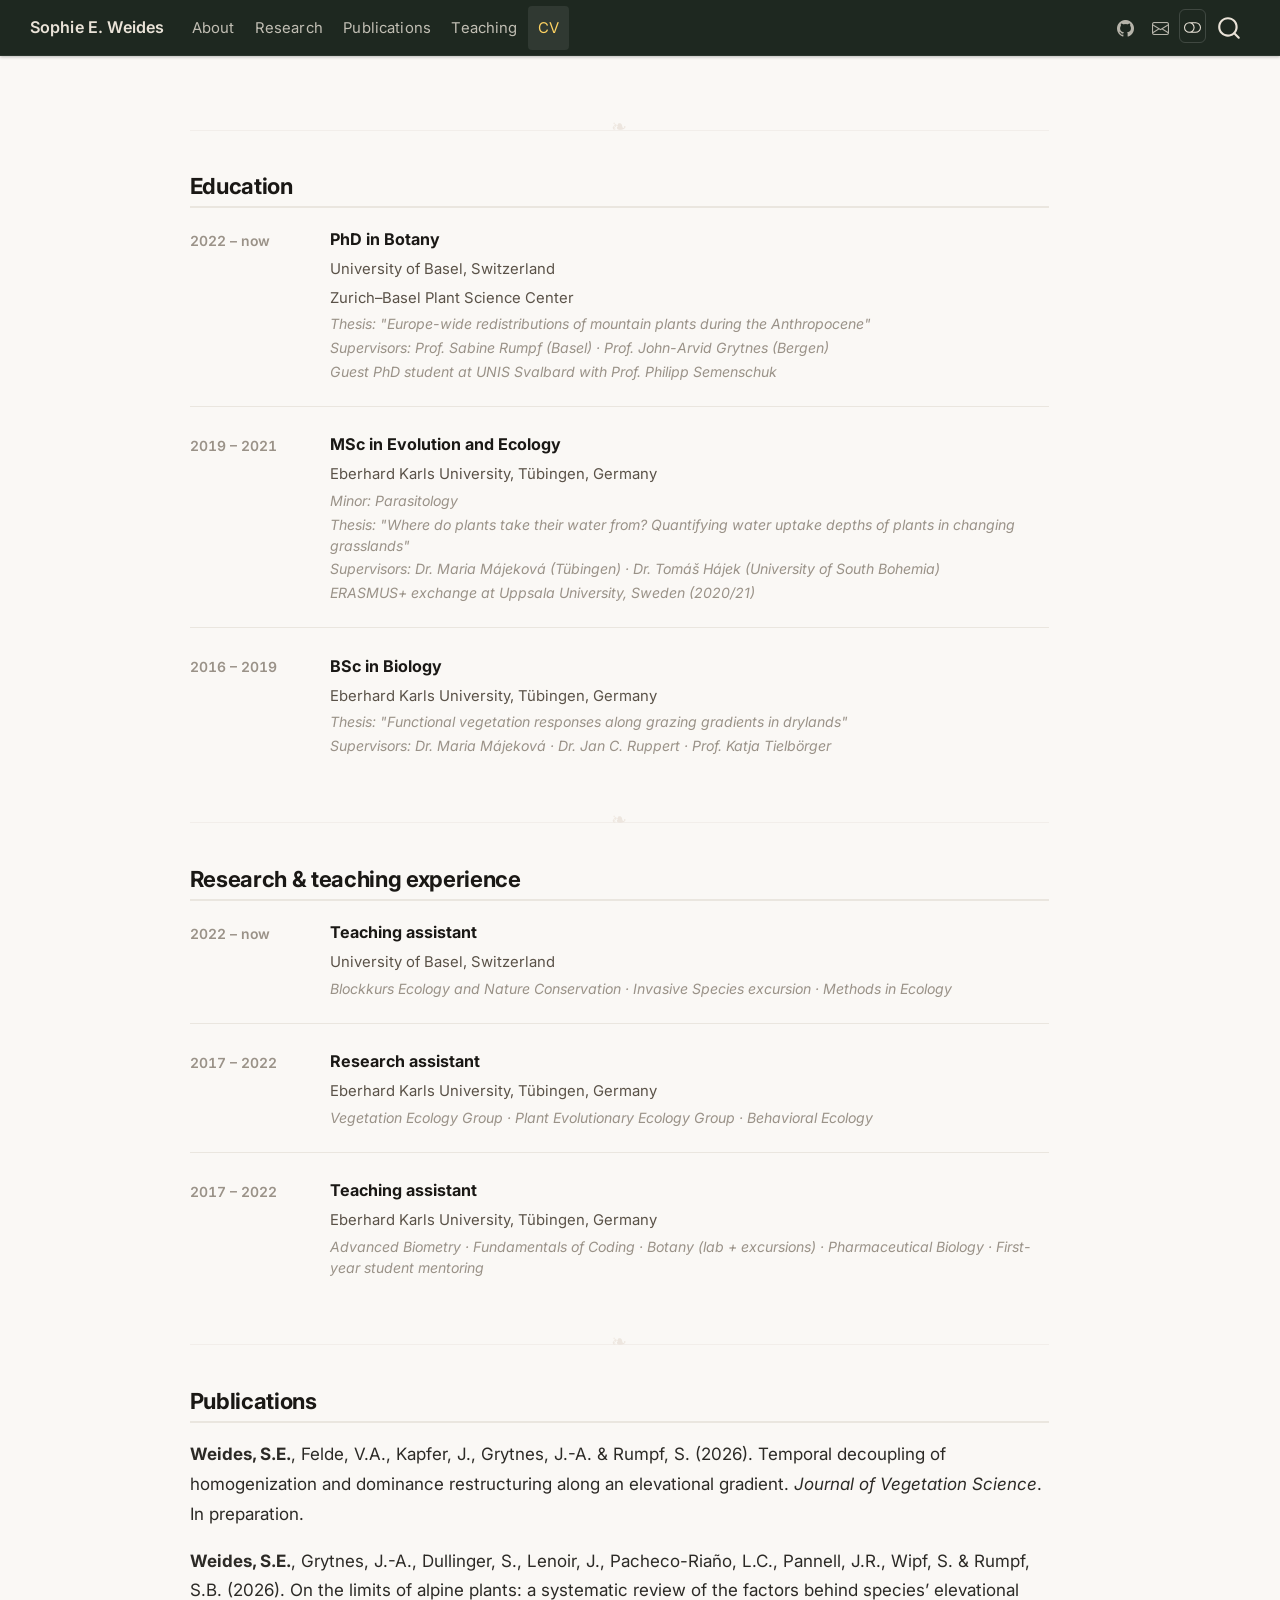
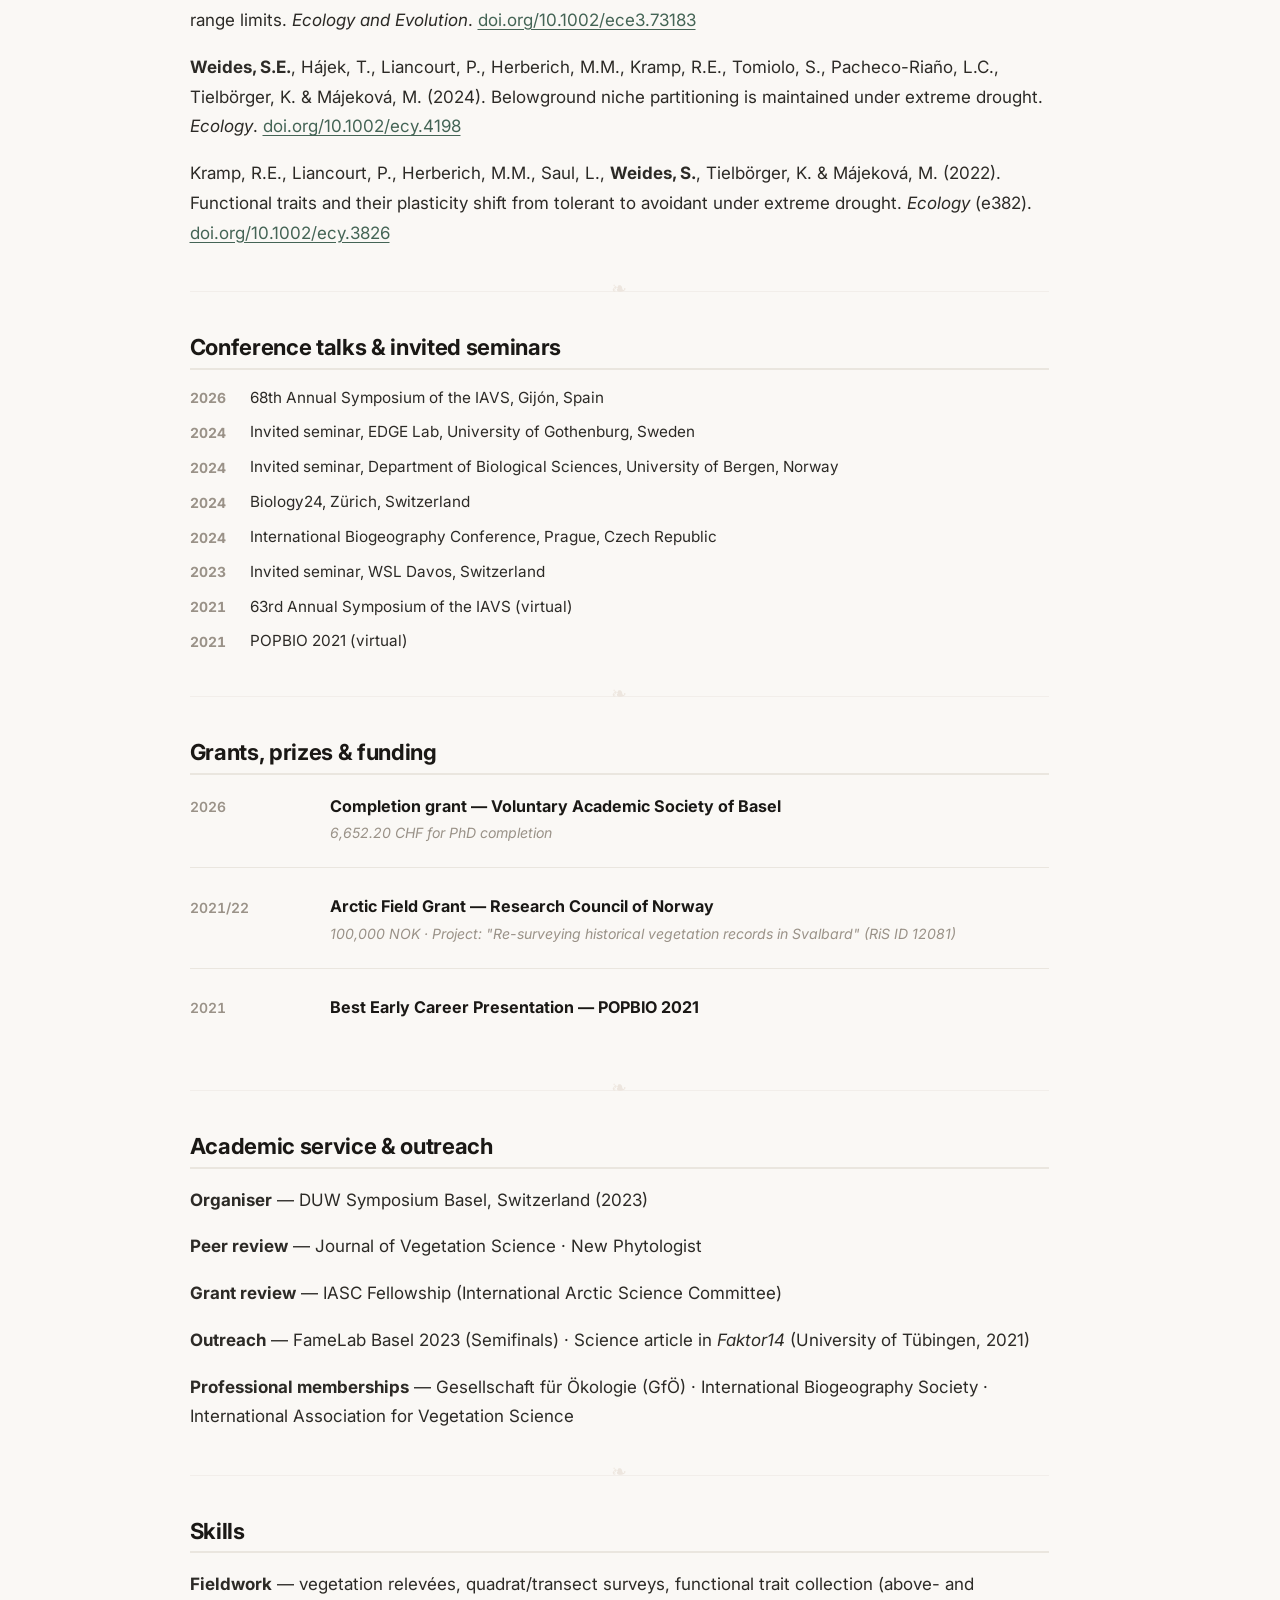
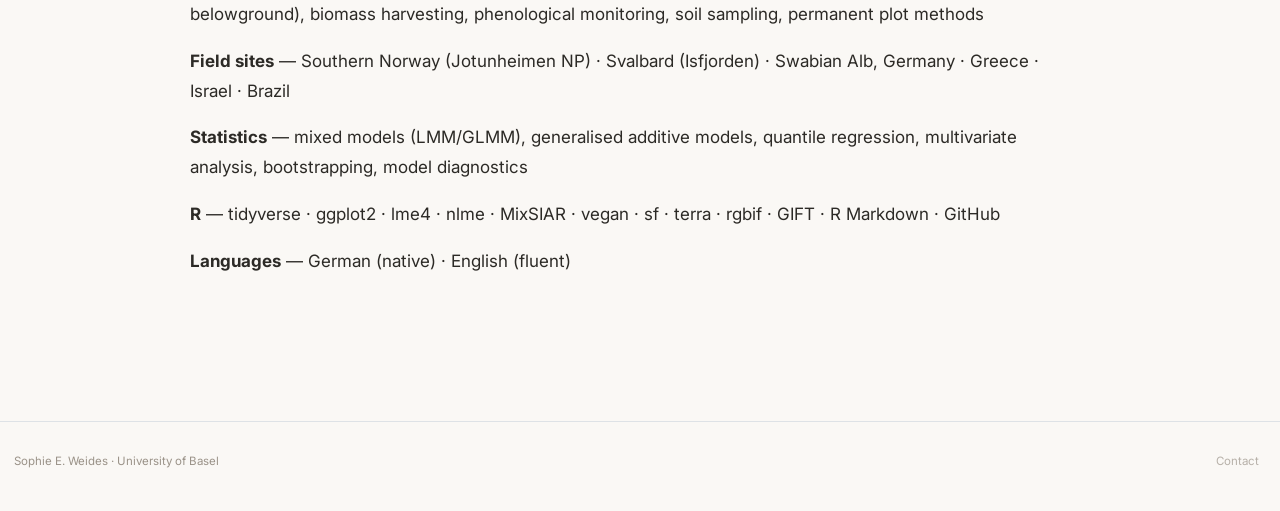
<file: docs/cv.html>
<!DOCTYPE html>
<html xmlns="http://www.w3.org/1999/xhtml" lang="en" xml:lang="en"><head>

<meta charset="utf-8">
<meta name="generator" content="quarto-1.4.551">

<meta name="viewport" content="width=device-width, initial-scale=1.0, user-scalable=yes">


<title>Sophie E. Weides - Curriculum Vitae</title>
<style>
code{white-space: pre-wrap;}
span.smallcaps{font-variant: small-caps;}
div.columns{display: flex; gap: min(4vw, 1.5em);}
div.column{flex: auto; overflow-x: auto;}
div.hanging-indent{margin-left: 1.5em; text-indent: -1.5em;}
ul.task-list{list-style: none;}
ul.task-list li input[type="checkbox"] {
  width: 0.8em;
  margin: 0 0.8em 0.2em -1em; /* quarto-specific, see https://github.com/quarto-dev/quarto-cli/issues/4556 */ 
  vertical-align: middle;
}
</style>


<script src="site_libs/quarto-nav/quarto-nav.js"></script>
<script src="site_libs/quarto-nav/headroom.min.js"></script>
<script src="site_libs/clipboard/clipboard.min.js"></script>
<script src="site_libs/quarto-search/autocomplete.umd.js"></script>
<script src="site_libs/quarto-search/fuse.min.js"></script>
<script src="site_libs/quarto-search/quarto-search.js"></script>
<meta name="quarto:offset" content="./">
<link href="./assets/favicon.png" rel="icon" type="image/png">
<script src="site_libs/quarto-html/quarto.js"></script>
<script src="site_libs/quarto-html/popper.min.js"></script>
<script src="site_libs/quarto-html/tippy.umd.min.js"></script>
<script src="site_libs/quarto-html/anchor.min.js"></script>
<link href="site_libs/quarto-html/tippy.css" rel="stylesheet">
<link href="site_libs/quarto-html/quarto-syntax-highlighting.css" rel="stylesheet" class="quarto-color-scheme" id="quarto-text-highlighting-styles">
<link href="site_libs/quarto-html/quarto-syntax-highlighting-dark.css" rel="prefetch" class="quarto-color-scheme quarto-color-alternate" id="quarto-text-highlighting-styles">
<script src="site_libs/bootstrap/bootstrap.min.js"></script>
<link href="site_libs/bootstrap/bootstrap-icons.css" rel="stylesheet">
<link href="site_libs/bootstrap/bootstrap.min.css" rel="stylesheet" class="quarto-color-scheme" id="quarto-bootstrap" data-mode="light">
<link href="site_libs/bootstrap/bootstrap-dark.min.css" rel="prefetch" class="quarto-color-scheme quarto-color-alternate" id="quarto-bootstrap" data-mode="dark">
<script id="quarto-search-options" type="application/json">{
  "location": "navbar",
  "copy-button": false,
  "collapse-after": 3,
  "panel-placement": "end",
  "type": "overlay",
  "limit": 50,
  "keyboard-shortcut": [
    "f",
    "/",
    "s"
  ],
  "show-item-context": false,
  "language": {
    "search-no-results-text": "No results",
    "search-matching-documents-text": "matching documents",
    "search-copy-link-title": "Copy link to search",
    "search-hide-matches-text": "Hide additional matches",
    "search-more-match-text": "more match in this document",
    "search-more-matches-text": "more matches in this document",
    "search-clear-button-title": "Clear",
    "search-text-placeholder": "",
    "search-detached-cancel-button-title": "Cancel",
    "search-submit-button-title": "Submit",
    "search-label": "Search"
  }
}</script>
<style>html{ scroll-behavior: smooth; }</style>


<link rel="stylesheet" href="styles/custom.css">
<meta property="og:title" content="Sophie E. Weides — Plant Ecologist">
<meta property="og:description" content="PhD researcher studying mountain plant redistributions during the Anthropocene at the University of Basel.">
<meta property="og:image" content="https://sweides.github.io/assets/og-image.png">
<meta property="og:site_name" content="Sophie E. Weides">
</head>

<body class="nav-fixed fullcontent">

<div id="quarto-search-results"></div>
  <header id="quarto-header" class="headroom fixed-top">
    <nav class="navbar navbar-expand-lg " data-bs-theme="dark">
      <div class="navbar-container container-fluid">
      <div class="navbar-brand-container mx-auto">
    <a class="navbar-brand" href="./index.html">
    <span class="navbar-title">Sophie E. Weides</span>
    </a>
  </div>
            <div id="quarto-search" class="" title="Search"></div>
          <button class="navbar-toggler" type="button" data-bs-toggle="collapse" data-bs-target="#navbarCollapse" aria-controls="navbarCollapse" aria-expanded="false" aria-label="Toggle navigation" onclick="if (window.quartoToggleHeadroom) { window.quartoToggleHeadroom(); }">
  <span class="navbar-toggler-icon"></span>
</button>
          <div class="collapse navbar-collapse" id="navbarCollapse">
            <ul class="navbar-nav navbar-nav-scroll me-auto">
  <li class="nav-item">
    <a class="nav-link" href="./index.html"> 
<span class="menu-text">About</span></a>
  </li>  
  <li class="nav-item">
    <a class="nav-link" href="./research.html"> 
<span class="menu-text">Research</span></a>
  </li>  
  <li class="nav-item">
    <a class="nav-link" href="./publications.html"> 
<span class="menu-text">Publications</span></a>
  </li>  
  <li class="nav-item">
    <a class="nav-link" href="./teaching.html"> 
<span class="menu-text">Teaching</span></a>
  </li>  
  <li class="nav-item">
    <a class="nav-link active" href="./cv.html" aria-current="page"> 
<span class="menu-text">CV</span></a>
  </li>  
</ul>
            <ul class="navbar-nav navbar-nav-scroll ms-auto">
  <li class="nav-item compact">
    <a class="nav-link" href="https://github.com/sweides"> <i class="bi bi-github" role="img" aria-label="GitHub">
</i> 
<span class="menu-text"></span></a>
  </li>  
  <li class="nav-item compact">
    <a class="nav-link" href="mailto:sophie.weides@gmail.com"> <i class="bi bi-envelope" role="img" aria-label="Email">
</i> 
<span class="menu-text"></span></a>
  </li>  
</ul>
          </div> <!-- /navcollapse -->
          <div class="quarto-navbar-tools">
  <a href="" class="quarto-color-scheme-toggle quarto-navigation-tool  px-1" onclick="window.quartoToggleColorScheme(); return false;" title="Toggle dark mode"><i class="bi"></i></a>
</div>
      </div> <!-- /container-fluid -->
    </nav>
</header>
<!-- content -->
<div id="quarto-content" class="quarto-container page-columns page-rows-contents page-layout-article page-navbar">
<!-- sidebar -->
<!-- margin-sidebar -->
    
<!-- main -->
<main class="content" id="quarto-document-content">

<header id="title-block-header" class="quarto-title-block default">
<div class="quarto-title">
<h1 class="title">Curriculum Vitae</h1>
</div>



<div class="quarto-title-meta">

    
  
    
  </div>
  


</header>


<!-- PDF download link — uncomment once you have a PDF version -->
<!-- [Download CV (PDF)](assets/weides_cv.pdf){.btn .btn-outline-secondary .btn-sm} -->
<hr>
<section id="education" class="level2">
<h2 class="anchored" data-anchor-id="education">Education</h2>
<div class="cv-section">
  <div class="cv-entry">
    <div class="cv-year">2022 – now</div>
    <div class="cv-details">
      <strong>PhD in Botany</strong>
      <div class="cv-inst">University of Basel, Switzerland</div>
      <div class="cv-inst">Zurich–Basel Plant Science Center</div>
      <div class="cv-note">Thesis: "Europe-wide redistributions of mountain plants during the Anthropocene"</div>
      <div class="cv-note">Supervisors: Prof. Sabine Rumpf (Basel) · Prof. John-Arvid Grytnes (Bergen)</div>
      <div class="cv-note">Guest PhD student at UNIS Svalbard with Prof. Philipp Semenschuk</div>
    </div>
  </div>

  <div class="cv-entry">
    <div class="cv-year">2019 – 2021</div>
    <div class="cv-details">
      <strong>MSc in Evolution and Ecology</strong>
      <div class="cv-inst">Eberhard Karls University, Tübingen, Germany</div>
      <div class="cv-note">Minor: Parasitology</div>
      <div class="cv-note">Thesis: "Where do plants take their water from? Quantifying water uptake depths of plants in changing grasslands"</div>
      <div class="cv-note">Supervisors: Dr. Maria Májeková (Tübingen) · Dr. Tomáš Hájek (University of South Bohemia)</div>
      <div class="cv-note">ERASMUS+ exchange at Uppsala University, Sweden (2020/21)</div>
    </div>
  </div>

  <div class="cv-entry">
    <div class="cv-year">2016 – 2019</div>
    <div class="cv-details">
      <strong>BSc in Biology</strong>
      <div class="cv-inst">Eberhard Karls University, Tübingen, Germany</div>
      <div class="cv-note">Thesis: "Functional vegetation responses along grazing gradients in drylands"</div>
      <div class="cv-note">Supervisors: Dr. Maria Májeková · Dr. Jan C. Ruppert · Prof. Katja Tielbörger</div>
    </div>
  </div>
</div>
<hr>
</section>
<section id="research-teaching-experience" class="level2">
<h2 class="anchored" data-anchor-id="research-teaching-experience">Research &amp; teaching experience</h2>
<div class="cv-section">
  <div class="cv-entry">
    <div class="cv-year">2022 – now</div>
    <div class="cv-details">
      <strong>Teaching assistant</strong>
      <div class="cv-inst">University of Basel, Switzerland</div>
      <div class="cv-note">Blockkurs Ecology and Nature Conservation · Invasive Species excursion · Methods in Ecology</div>
    </div>
  </div>

  <div class="cv-entry">
    <div class="cv-year">2017 – 2022</div>
    <div class="cv-details">
      <strong>Research assistant</strong>
      <div class="cv-inst">Eberhard Karls University, Tübingen, Germany</div>
      <div class="cv-note">Vegetation Ecology Group · Plant Evolutionary Ecology Group · Behavioral Ecology</div>
    </div>
  </div>

  <div class="cv-entry">
    <div class="cv-year">2017 – 2022</div>
    <div class="cv-details">
      <strong>Teaching assistant</strong>
      <div class="cv-inst">Eberhard Karls University, Tübingen, Germany</div>
      <div class="cv-note">Advanced Biometry · Fundamentals of Coding · Botany (lab + excursions) · Pharmaceutical Biology · First-year student mentoring</div>
    </div>
  </div>
</div>
<hr>
</section>
<section id="publications" class="level2">
<h2 class="anchored" data-anchor-id="publications">Publications</h2>
<p><strong>Weides, S.E.</strong>, Felde, V.A., Kapfer, J., Grytnes, J.-A. &amp; Rumpf, S. (2026). Temporal decoupling of homogenization and dominance restructuring along an elevational gradient. <em>Journal of Vegetation Science</em>. In preparation.</p>
<p><strong>Weides, S.E.</strong>, Grytnes, J.-A., Dullinger, S., Lenoir, J., Pacheco-Riaño, L.C., Pannell, J.R., Wipf, S. &amp; Rumpf, S.B. (2026). On the limits of alpine plants: a systematic review of the factors behind species’ elevational range limits. <em>Ecology and Evolution</em>. <a href="https://doi.org/10.1002/ece3.73183">doi.org/10.1002/ece3.73183</a></p>
<p><strong>Weides, S.E.</strong>, Hájek, T., Liancourt, P., Herberich, M.M., Kramp, R.E., Tomiolo, S., Pacheco-Riaño, L.C., Tielbörger, K. &amp; Májeková, M. (2024). Belowground niche partitioning is maintained under extreme drought. <em>Ecology</em>. <a href="https://doi.org/10.1002/ecy.4198">doi.org/10.1002/ecy.4198</a></p>
<p>Kramp, R.E., Liancourt, P., Herberich, M.M., Saul, L., <strong>Weides, S.</strong>, Tielbörger, K. &amp; Májeková, M. (2022). Functional traits and their plasticity shift from tolerant to avoidant under extreme drought. <em>Ecology</em> (e382). <a href="https://doi.org/10.1002/ecy.3826">doi.org/10.1002/ecy.3826</a></p>
<hr>
</section>
<section id="conference-talks-invited-seminars" class="level2">
<h2 class="anchored" data-anchor-id="conference-talks-invited-seminars">Conference talks &amp; invited seminars</h2>
<div class="cv-section">
  <div class="talk-entry"><span class="talk-year">2026</span><span>68th Annual Symposium of the IAVS, Gijón, Spain</span></div>
  <div class="talk-entry"><span class="talk-year">2024</span><span>Invited seminar, EDGE Lab, University of Gothenburg, Sweden</span></div>
  <div class="talk-entry"><span class="talk-year">2024</span><span>Invited seminar, Department of Biological Sciences, University of Bergen, Norway</span></div>
  <div class="talk-entry"><span class="talk-year">2024</span><span>Biology24, Zürich, Switzerland</span></div>
  <div class="talk-entry"><span class="talk-year">2024</span><span>International Biogeography Conference, Prague, Czech Republic</span></div>
  <div class="talk-entry"><span class="talk-year">2023</span><span>Invited seminar, WSL Davos, Switzerland</span></div>
  <div class="talk-entry"><span class="talk-year">2021</span><span>63rd Annual Symposium of the IAVS (virtual)</span></div>
  <div class="talk-entry"><span class="talk-year">2021</span><span>POPBIO 2021 (virtual)</span></div>
</div>
<hr>
</section>
<section id="grants-prizes-funding" class="level2">
<h2 class="anchored" data-anchor-id="grants-prizes-funding">Grants, prizes &amp; funding</h2>
<div class="cv-section">
  <div class="cv-entry">
    <div class="cv-year">2026</div>
    <div class="cv-details">
      <strong>Completion grant — Voluntary Academic Society of Basel</strong>
      <div class="cv-note">6,652.20 CHF for PhD completion</div>
    </div>
  </div>
  <div class="cv-entry">
    <div class="cv-year">2021/22</div>
    <div class="cv-details">
      <strong>Arctic Field Grant — Research Council of Norway</strong>
      <div class="cv-note">100,000 NOK · Project: "Re-surveying historical vegetation records in Svalbard" (RiS ID 12081)</div>
    </div>
  </div>
  <div class="cv-entry">
    <div class="cv-year">2021</div>
    <div class="cv-details">
      <strong>Best Early Career Presentation — POPBIO 2021</strong>
    </div>
  </div>
</div>
<hr>
</section>
<section id="academic-service-outreach" class="level2">
<h2 class="anchored" data-anchor-id="academic-service-outreach">Academic service &amp; outreach</h2>
<p><strong>Organiser</strong> — DUW Symposium Basel, Switzerland (2023)</p>
<p><strong>Peer review</strong> — Journal of Vegetation Science · New Phytologist</p>
<p><strong>Grant review</strong> — IASC Fellowship (International Arctic Science Committee)</p>
<p><strong>Outreach</strong> — FameLab Basel 2023 (Semifinals) · Science article in <em>Faktor14</em> (University of Tübingen, 2021)</p>
<p><strong>Professional memberships</strong> — Gesellschaft für Ökologie (GfÖ) · International Biogeography Society · International Association for Vegetation Science</p>
<hr>
</section>
<section id="skills" class="level2">
<h2 class="anchored" data-anchor-id="skills">Skills</h2>
<p><strong>Fieldwork</strong> — vegetation relevées, quadrat/transect surveys, functional trait collection (above- and belowground), biomass harvesting, phenological monitoring, soil sampling, permanent plot methods</p>
<p><strong>Field sites</strong> — Southern Norway (Jotunheimen NP) · Svalbard (Isfjorden) · Swabian Alb, Germany · Greece · Israel · Brazil</p>
<p><strong>Statistics</strong> — mixed models (LMM/GLMM), generalised additive models, quantile regression, multivariate analysis, bootstrapping, model diagnostics</p>
<p><strong>R</strong> — tidyverse · ggplot2 · lme4 · nlme · MixSIAR · vegan · sf · terra · rgbif · GIFT · R Markdown · GitHub</p>
<p><strong>Languages</strong> — German (native) · English (fluent)</p>


</section>

</main> <!-- /main -->
<script id="quarto-html-after-body" type="application/javascript">
window.document.addEventListener("DOMContentLoaded", function (event) {
  const toggleBodyColorMode = (bsSheetEl) => {
    const mode = bsSheetEl.getAttribute("data-mode");
    const bodyEl = window.document.querySelector("body");
    if (mode === "dark") {
      bodyEl.classList.add("quarto-dark");
      bodyEl.classList.remove("quarto-light");
    } else {
      bodyEl.classList.add("quarto-light");
      bodyEl.classList.remove("quarto-dark");
    }
  }
  const toggleBodyColorPrimary = () => {
    const bsSheetEl = window.document.querySelector("link#quarto-bootstrap");
    if (bsSheetEl) {
      toggleBodyColorMode(bsSheetEl);
    }
  }
  toggleBodyColorPrimary();  
  const disableStylesheet = (stylesheets) => {
    for (let i=0; i < stylesheets.length; i++) {
      const stylesheet = stylesheets[i];
      stylesheet.rel = 'prefetch';
    }
  }
  const enableStylesheet = (stylesheets) => {
    for (let i=0; i < stylesheets.length; i++) {
      const stylesheet = stylesheets[i];
      stylesheet.rel = 'stylesheet';
    }
  }
  const manageTransitions = (selector, allowTransitions) => {
    const els = window.document.querySelectorAll(selector);
    for (let i=0; i < els.length; i++) {
      const el = els[i];
      if (allowTransitions) {
        el.classList.remove('notransition');
      } else {
        el.classList.add('notransition');
      }
    }
  }
  const toggleGiscusIfUsed = (isAlternate, darkModeDefault) => {
    const baseTheme = document.querySelector('#giscus-base-theme')?.value ?? 'light';
    const alternateTheme = document.querySelector('#giscus-alt-theme')?.value ?? 'dark';
    let newTheme = '';
    if(darkModeDefault) {
      newTheme = isAlternate ? baseTheme : alternateTheme;
    } else {
      newTheme = isAlternate ? alternateTheme : baseTheme;
    }
    const changeGiscusTheme = () => {
      // From: https://github.com/giscus/giscus/issues/336
      const sendMessage = (message) => {
        const iframe = document.querySelector('iframe.giscus-frame');
        if (!iframe) return;
        iframe.contentWindow.postMessage({ giscus: message }, 'https://giscus.app');
      }
      sendMessage({
        setConfig: {
          theme: newTheme
        }
      });
    }
    const isGiscussLoaded = window.document.querySelector('iframe.giscus-frame') !== null;
    if (isGiscussLoaded) {
      changeGiscusTheme();
    }
  }
  const toggleColorMode = (alternate) => {
    // Switch the stylesheets
    const alternateStylesheets = window.document.querySelectorAll('link.quarto-color-scheme.quarto-color-alternate');
    manageTransitions('#quarto-margin-sidebar .nav-link', false);
    if (alternate) {
      enableStylesheet(alternateStylesheets);
      for (const sheetNode of alternateStylesheets) {
        if (sheetNode.id === "quarto-bootstrap") {
          toggleBodyColorMode(sheetNode);
        }
      }
    } else {
      disableStylesheet(alternateStylesheets);
      toggleBodyColorPrimary();
    }
    manageTransitions('#quarto-margin-sidebar .nav-link', true);
    // Switch the toggles
    const toggles = window.document.querySelectorAll('.quarto-color-scheme-toggle');
    for (let i=0; i < toggles.length; i++) {
      const toggle = toggles[i];
      if (toggle) {
        if (alternate) {
          toggle.classList.add("alternate");     
        } else {
          toggle.classList.remove("alternate");
        }
      }
    }
    // Hack to workaround the fact that safari doesn't
    // properly recolor the scrollbar when toggling (#1455)
    if (navigator.userAgent.indexOf('Safari') > 0 && navigator.userAgent.indexOf('Chrome') == -1) {
      manageTransitions("body", false);
      window.scrollTo(0, 1);
      setTimeout(() => {
        window.scrollTo(0, 0);
        manageTransitions("body", true);
      }, 40);  
    }
  }
  const isFileUrl = () => { 
    return window.location.protocol === 'file:';
  }
  const hasAlternateSentinel = () => {  
    let styleSentinel = getColorSchemeSentinel();
    if (styleSentinel !== null) {
      return styleSentinel === "alternate";
    } else {
      return false;
    }
  }
  const setStyleSentinel = (alternate) => {
    const value = alternate ? "alternate" : "default";
    if (!isFileUrl()) {
      window.localStorage.setItem("quarto-color-scheme", value);
    } else {
      localAlternateSentinel = value;
    }
  }
  const getColorSchemeSentinel = () => {
    if (!isFileUrl()) {
      const storageValue = window.localStorage.getItem("quarto-color-scheme");
      return storageValue != null ? storageValue : localAlternateSentinel;
    } else {
      return localAlternateSentinel;
    }
  }
  const darkModeDefault = false;
  let localAlternateSentinel = darkModeDefault ? 'alternate' : 'default';
  // Dark / light mode switch
  window.quartoToggleColorScheme = () => {
    // Read the current dark / light value 
    let toAlternate = !hasAlternateSentinel();
    toggleColorMode(toAlternate);
    setStyleSentinel(toAlternate);
    toggleGiscusIfUsed(toAlternate, darkModeDefault);
  };
  // Ensure there is a toggle, if there isn't float one in the top right
  if (window.document.querySelector('.quarto-color-scheme-toggle') === null) {
    const a = window.document.createElement('a');
    a.classList.add('top-right');
    a.classList.add('quarto-color-scheme-toggle');
    a.href = "";
    a.onclick = function() { try { window.quartoToggleColorScheme(); } catch {} return false; };
    const i = window.document.createElement("i");
    i.classList.add('bi');
    a.appendChild(i);
    window.document.body.appendChild(a);
  }
  // Switch to dark mode if need be
  if (hasAlternateSentinel()) {
    toggleColorMode(true);
  } else {
    toggleColorMode(false);
  }
  const icon = "";
  const anchorJS = new window.AnchorJS();
  anchorJS.options = {
    placement: 'right',
    icon: icon
  };
  anchorJS.add('.anchored');
  const isCodeAnnotation = (el) => {
    for (const clz of el.classList) {
      if (clz.startsWith('code-annotation-')) {                     
        return true;
      }
    }
    return false;
  }
  const clipboard = new window.ClipboardJS('.code-copy-button', {
    text: function(trigger) {
      const codeEl = trigger.previousElementSibling.cloneNode(true);
      for (const childEl of codeEl.children) {
        if (isCodeAnnotation(childEl)) {
          childEl.remove();
        }
      }
      return codeEl.innerText;
    }
  });
  clipboard.on('success', function(e) {
    // button target
    const button = e.trigger;
    // don't keep focus
    button.blur();
    // flash "checked"
    button.classList.add('code-copy-button-checked');
    var currentTitle = button.getAttribute("title");
    button.setAttribute("title", "Copied!");
    let tooltip;
    if (window.bootstrap) {
      button.setAttribute("data-bs-toggle", "tooltip");
      button.setAttribute("data-bs-placement", "left");
      button.setAttribute("data-bs-title", "Copied!");
      tooltip = new bootstrap.Tooltip(button, 
        { trigger: "manual", 
          customClass: "code-copy-button-tooltip",
          offset: [0, -8]});
      tooltip.show();    
    }
    setTimeout(function() {
      if (tooltip) {
        tooltip.hide();
        button.removeAttribute("data-bs-title");
        button.removeAttribute("data-bs-toggle");
        button.removeAttribute("data-bs-placement");
      }
      button.setAttribute("title", currentTitle);
      button.classList.remove('code-copy-button-checked');
    }, 1000);
    // clear code selection
    e.clearSelection();
  });
    var localhostRegex = new RegExp(/^(?:http|https):\/\/localhost\:?[0-9]*\//);
    var mailtoRegex = new RegExp(/^mailto:/);
      var filterRegex = new RegExp("https:\/\/sweides\.github\.io");
    var isInternal = (href) => {
        return filterRegex.test(href) || localhostRegex.test(href) || mailtoRegex.test(href);
    }
    // Inspect non-navigation links and adorn them if external
 	var links = window.document.querySelectorAll('a[href]:not(.nav-link):not(.navbar-brand):not(.toc-action):not(.sidebar-link):not(.sidebar-item-toggle):not(.pagination-link):not(.no-external):not([aria-hidden]):not(.dropdown-item):not(.quarto-navigation-tool)');
    for (var i=0; i<links.length; i++) {
      const link = links[i];
      if (!isInternal(link.href)) {
        // undo the damage that might have been done by quarto-nav.js in the case of
        // links that we want to consider external
        if (link.dataset.originalHref !== undefined) {
          link.href = link.dataset.originalHref;
        }
          // target, if specified
          link.setAttribute("target", "_blank");
          if (link.getAttribute("rel") === null) {
            link.setAttribute("rel", "noopener");
          }
      }
    }
  function tippyHover(el, contentFn, onTriggerFn, onUntriggerFn) {
    const config = {
      allowHTML: true,
      maxWidth: 500,
      delay: 100,
      arrow: false,
      appendTo: function(el) {
          return el.parentElement;
      },
      interactive: true,
      interactiveBorder: 10,
      theme: 'quarto',
      placement: 'bottom-start',
    };
    if (contentFn) {
      config.content = contentFn;
    }
    if (onTriggerFn) {
      config.onTrigger = onTriggerFn;
    }
    if (onUntriggerFn) {
      config.onUntrigger = onUntriggerFn;
    }
    window.tippy(el, config); 
  }
  const noterefs = window.document.querySelectorAll('a[role="doc-noteref"]');
  for (var i=0; i<noterefs.length; i++) {
    const ref = noterefs[i];
    tippyHover(ref, function() {
      // use id or data attribute instead here
      let href = ref.getAttribute('data-footnote-href') || ref.getAttribute('href');
      try { href = new URL(href).hash; } catch {}
      const id = href.replace(/^#\/?/, "");
      const note = window.document.getElementById(id);
      if (note) {
        return note.innerHTML;
      } else {
        return "";
      }
    });
  }
  const xrefs = window.document.querySelectorAll('a.quarto-xref');
  const processXRef = (id, note) => {
    // Strip column container classes
    const stripColumnClz = (el) => {
      el.classList.remove("page-full", "page-columns");
      if (el.children) {
        for (const child of el.children) {
          stripColumnClz(child);
        }
      }
    }
    stripColumnClz(note)
    if (id === null || id.startsWith('sec-')) {
      // Special case sections, only their first couple elements
      const container = document.createElement("div");
      if (note.children && note.children.length > 2) {
        container.appendChild(note.children[0].cloneNode(true));
        for (let i = 1; i < note.children.length; i++) {
          const child = note.children[i];
          if (child.tagName === "P" && child.innerText === "") {
            continue;
          } else {
            container.appendChild(child.cloneNode(true));
            break;
          }
        }
        if (window.Quarto?.typesetMath) {
          window.Quarto.typesetMath(container);
        }
        return container.innerHTML
      } else {
        if (window.Quarto?.typesetMath) {
          window.Quarto.typesetMath(note);
        }
        return note.innerHTML;
      }
    } else {
      // Remove any anchor links if they are present
      const anchorLink = note.querySelector('a.anchorjs-link');
      if (anchorLink) {
        anchorLink.remove();
      }
      if (window.Quarto?.typesetMath) {
        window.Quarto.typesetMath(note);
      }
      // TODO in 1.5, we should make sure this works without a callout special case
      if (note.classList.contains("callout")) {
        return note.outerHTML;
      } else {
        return note.innerHTML;
      }
    }
  }
  for (var i=0; i<xrefs.length; i++) {
    const xref = xrefs[i];
    tippyHover(xref, undefined, function(instance) {
      instance.disable();
      let url = xref.getAttribute('href');
      let hash = undefined; 
      if (url.startsWith('#')) {
        hash = url;
      } else {
        try { hash = new URL(url).hash; } catch {}
      }
      if (hash) {
        const id = hash.replace(/^#\/?/, "");
        const note = window.document.getElementById(id);
        if (note !== null) {
          try {
            const html = processXRef(id, note.cloneNode(true));
            instance.setContent(html);
          } finally {
            instance.enable();
            instance.show();
          }
        } else {
          // See if we can fetch this
          fetch(url.split('#')[0])
          .then(res => res.text())
          .then(html => {
            const parser = new DOMParser();
            const htmlDoc = parser.parseFromString(html, "text/html");
            const note = htmlDoc.getElementById(id);
            if (note !== null) {
              const html = processXRef(id, note);
              instance.setContent(html);
            } 
          }).finally(() => {
            instance.enable();
            instance.show();
          });
        }
      } else {
        // See if we can fetch a full url (with no hash to target)
        // This is a special case and we should probably do some content thinning / targeting
        fetch(url)
        .then(res => res.text())
        .then(html => {
          const parser = new DOMParser();
          const htmlDoc = parser.parseFromString(html, "text/html");
          const note = htmlDoc.querySelector('main.content');
          if (note !== null) {
            // This should only happen for chapter cross references
            // (since there is no id in the URL)
            // remove the first header
            if (note.children.length > 0 && note.children[0].tagName === "HEADER") {
              note.children[0].remove();
            }
            const html = processXRef(null, note);
            instance.setContent(html);
          } 
        }).finally(() => {
          instance.enable();
          instance.show();
        });
      }
    }, function(instance) {
    });
  }
      let selectedAnnoteEl;
      const selectorForAnnotation = ( cell, annotation) => {
        let cellAttr = 'data-code-cell="' + cell + '"';
        let lineAttr = 'data-code-annotation="' +  annotation + '"';
        const selector = 'span[' + cellAttr + '][' + lineAttr + ']';
        return selector;
      }
      const selectCodeLines = (annoteEl) => {
        const doc = window.document;
        const targetCell = annoteEl.getAttribute("data-target-cell");
        const targetAnnotation = annoteEl.getAttribute("data-target-annotation");
        const annoteSpan = window.document.querySelector(selectorForAnnotation(targetCell, targetAnnotation));
        const lines = annoteSpan.getAttribute("data-code-lines").split(",");
        const lineIds = lines.map((line) => {
          return targetCell + "-" + line;
        })
        let top = null;
        let height = null;
        let parent = null;
        if (lineIds.length > 0) {
            //compute the position of the single el (top and bottom and make a div)
            const el = window.document.getElementById(lineIds[0]);
            top = el.offsetTop;
            height = el.offsetHeight;
            parent = el.parentElement.parentElement;
          if (lineIds.length > 1) {
            const lastEl = window.document.getElementById(lineIds[lineIds.length - 1]);
            const bottom = lastEl.offsetTop + lastEl.offsetHeight;
            height = bottom - top;
          }
          if (top !== null && height !== null && parent !== null) {
            // cook up a div (if necessary) and position it 
            let div = window.document.getElementById("code-annotation-line-highlight");
            if (div === null) {
              div = window.document.createElement("div");
              div.setAttribute("id", "code-annotation-line-highlight");
              div.style.position = 'absolute';
              parent.appendChild(div);
            }
            div.style.top = top - 2 + "px";
            div.style.height = height + 4 + "px";
            div.style.left = 0;
            let gutterDiv = window.document.getElementById("code-annotation-line-highlight-gutter");
            if (gutterDiv === null) {
              gutterDiv = window.document.createElement("div");
              gutterDiv.setAttribute("id", "code-annotation-line-highlight-gutter");
              gutterDiv.style.position = 'absolute';
              const codeCell = window.document.getElementById(targetCell);
              const gutter = codeCell.querySelector('.code-annotation-gutter');
              gutter.appendChild(gutterDiv);
            }
            gutterDiv.style.top = top - 2 + "px";
            gutterDiv.style.height = height + 4 + "px";
          }
          selectedAnnoteEl = annoteEl;
        }
      };
      const unselectCodeLines = () => {
        const elementsIds = ["code-annotation-line-highlight", "code-annotation-line-highlight-gutter"];
        elementsIds.forEach((elId) => {
          const div = window.document.getElementById(elId);
          if (div) {
            div.remove();
          }
        });
        selectedAnnoteEl = undefined;
      };
        // Handle positioning of the toggle
    window.addEventListener(
      "resize",
      throttle(() => {
        elRect = undefined;
        if (selectedAnnoteEl) {
          selectCodeLines(selectedAnnoteEl);
        }
      }, 10)
    );
    function throttle(fn, ms) {
    let throttle = false;
    let timer;
      return (...args) => {
        if(!throttle) { // first call gets through
            fn.apply(this, args);
            throttle = true;
        } else { // all the others get throttled
            if(timer) clearTimeout(timer); // cancel #2
            timer = setTimeout(() => {
              fn.apply(this, args);
              timer = throttle = false;
            }, ms);
        }
      };
    }
      // Attach click handler to the DT
      const annoteDls = window.document.querySelectorAll('dt[data-target-cell]');
      for (const annoteDlNode of annoteDls) {
        annoteDlNode.addEventListener('click', (event) => {
          const clickedEl = event.target;
          if (clickedEl !== selectedAnnoteEl) {
            unselectCodeLines();
            const activeEl = window.document.querySelector('dt[data-target-cell].code-annotation-active');
            if (activeEl) {
              activeEl.classList.remove('code-annotation-active');
            }
            selectCodeLines(clickedEl);
            clickedEl.classList.add('code-annotation-active');
          } else {
            // Unselect the line
            unselectCodeLines();
            clickedEl.classList.remove('code-annotation-active');
          }
        });
      }
  const findCites = (el) => {
    const parentEl = el.parentElement;
    if (parentEl) {
      const cites = parentEl.dataset.cites;
      if (cites) {
        return {
          el,
          cites: cites.split(' ')
        };
      } else {
        return findCites(el.parentElement)
      }
    } else {
      return undefined;
    }
  };
  var bibliorefs = window.document.querySelectorAll('a[role="doc-biblioref"]');
  for (var i=0; i<bibliorefs.length; i++) {
    const ref = bibliorefs[i];
    const citeInfo = findCites(ref);
    if (citeInfo) {
      tippyHover(citeInfo.el, function() {
        var popup = window.document.createElement('div');
        citeInfo.cites.forEach(function(cite) {
          var citeDiv = window.document.createElement('div');
          citeDiv.classList.add('hanging-indent');
          citeDiv.classList.add('csl-entry');
          var biblioDiv = window.document.getElementById('ref-' + cite);
          if (biblioDiv) {
            citeDiv.innerHTML = biblioDiv.innerHTML;
          }
          popup.appendChild(citeDiv);
        });
        return popup.innerHTML;
      });
    }
  }
});
</script>
</div> <!-- /content -->
<footer class="footer">
  <div class="nav-footer">
    <div class="nav-footer-left">
<p>Sophie E. Weides · University of Basel</p>
</div>   
    <div class="nav-footer-center">
      &nbsp;
    </div>
    <div class="nav-footer-right">
      <ul class="footer-items list-unstyled">
    <li class="nav-item">
    <a class="nav-link" href="mailto:sophie.weides@gmail.com">
<p>Contact</p>
</a>
  </li>  
</ul>
    </div>
  </div>
</footer>




<script src="site_libs/quarto-html/zenscroll-min.js"></script>
</body></html>
</file>
<file: docs/site_libs/quarto-html/tippy.css>
.tippy-box[data-animation=fade][data-state=hidden]{opacity:0}[data-tippy-root]{max-width:calc(100vw - 10px)}.tippy-box{position:relative;background-color:#333;color:#fff;border-radius:4px;font-size:14px;line-height:1.4;white-space:normal;outline:0;transition-property:transform,visibility,opacity}.tippy-box[data-placement^=top]>.tippy-arrow{bottom:0}.tippy-box[data-placement^=top]>.tippy-arrow:before{bottom:-7px;left:0;border-width:8px 8px 0;border-top-color:initial;transform-origin:center top}.tippy-box[data-placement^=bottom]>.tippy-arrow{top:0}.tippy-box[data-placement^=bottom]>.tippy-arrow:before{top:-7px;left:0;border-width:0 8px 8px;border-bottom-color:initial;transform-origin:center bottom}.tippy-box[data-placement^=left]>.tippy-arrow{right:0}.tippy-box[data-placement^=left]>.tippy-arrow:before{border-width:8px 0 8px 8px;border-left-color:initial;right:-7px;transform-origin:center left}.tippy-box[data-placement^=right]>.tippy-arrow{left:0}.tippy-box[data-placement^=right]>.tippy-arrow:before{left:-7px;border-width:8px 8px 8px 0;border-right-color:initial;transform-origin:center right}.tippy-box[data-inertia][data-state=visible]{transition-timing-function:cubic-bezier(.54,1.5,.38,1.11)}.tippy-arrow{width:16px;height:16px;color:#333}.tippy-arrow:before{content:"";position:absolute;border-color:transparent;border-style:solid}.tippy-content{position:relative;padding:5px 9px;z-index:1}
</file>
<file: docs/site_libs/quarto-html/quarto-syntax-highlighting.css>
/* quarto syntax highlight colors */
:root {
  --quarto-hl-ot-color: #003B4F;
  --quarto-hl-at-color: #657422;
  --quarto-hl-ss-color: #20794D;
  --quarto-hl-an-color: #5E5E5E;
  --quarto-hl-fu-color: #4758AB;
  --quarto-hl-st-color: #20794D;
  --quarto-hl-cf-color: #003B4F;
  --quarto-hl-op-color: #5E5E5E;
  --quarto-hl-er-color: #AD0000;
  --quarto-hl-bn-color: #AD0000;
  --quarto-hl-al-color: #AD0000;
  --quarto-hl-va-color: #111111;
  --quarto-hl-bu-color: inherit;
  --quarto-hl-ex-color: inherit;
  --quarto-hl-pp-color: #AD0000;
  --quarto-hl-in-color: #5E5E5E;
  --quarto-hl-vs-color: #20794D;
  --quarto-hl-wa-color: #5E5E5E;
  --quarto-hl-do-color: #5E5E5E;
  --quarto-hl-im-color: #00769E;
  --quarto-hl-ch-color: #20794D;
  --quarto-hl-dt-color: #AD0000;
  --quarto-hl-fl-color: #AD0000;
  --quarto-hl-co-color: #5E5E5E;
  --quarto-hl-cv-color: #5E5E5E;
  --quarto-hl-cn-color: #8f5902;
  --quarto-hl-sc-color: #5E5E5E;
  --quarto-hl-dv-color: #AD0000;
  --quarto-hl-kw-color: #003B4F;
}

/* other quarto variables */
:root {
  --quarto-font-monospace: SFMono-Regular, Menlo, Monaco, Consolas, "Liberation Mono", "Courier New", monospace;
}

pre > code.sourceCode > span {
  color: #003B4F;
}

code span {
  color: #003B4F;
}

code.sourceCode > span {
  color: #003B4F;
}

div.sourceCode,
div.sourceCode pre.sourceCode {
  color: #003B4F;
}

code span.ot {
  color: #003B4F;
  font-style: inherit;
}

code span.at {
  color: #657422;
  font-style: inherit;
}

code span.ss {
  color: #20794D;
  font-style: inherit;
}

code span.an {
  color: #5E5E5E;
  font-style: inherit;
}

code span.fu {
  color: #4758AB;
  font-style: inherit;
}

code span.st {
  color: #20794D;
  font-style: inherit;
}

code span.cf {
  color: #003B4F;
  font-style: inherit;
}

code span.op {
  color: #5E5E5E;
  font-style: inherit;
}

code span.er {
  color: #AD0000;
  font-style: inherit;
}

code span.bn {
  color: #AD0000;
  font-style: inherit;
}

code span.al {
  color: #AD0000;
  font-style: inherit;
}

code span.va {
  color: #111111;
  font-style: inherit;
}

code span.bu {
  font-style: inherit;
}

code span.ex {
  font-style: inherit;
}

code span.pp {
  color: #AD0000;
  font-style: inherit;
}

code span.in {
  color: #5E5E5E;
  font-style: inherit;
}

code span.vs {
  color: #20794D;
  font-style: inherit;
}

code span.wa {
  color: #5E5E5E;
  font-style: italic;
}

code span.do {
  color: #5E5E5E;
  font-style: italic;
}

code span.im {
  color: #00769E;
  font-style: inherit;
}

code span.ch {
  color: #20794D;
  font-style: inherit;
}

code span.dt {
  color: #AD0000;
  font-style: inherit;
}

code span.fl {
  color: #AD0000;
  font-style: inherit;
}

code span.co {
  color: #5E5E5E;
  font-style: inherit;
}

code span.cv {
  color: #5E5E5E;
  font-style: italic;
}

code span.cn {
  color: #8f5902;
  font-style: inherit;
}

code span.sc {
  color: #5E5E5E;
  font-style: inherit;
}

code span.dv {
  color: #AD0000;
  font-style: inherit;
}

code span.kw {
  color: #003B4F;
  font-style: inherit;
}

.prevent-inlining {
  content: "</";
}

/*# sourceMappingURL=debc5d5d77c3f9108843748ff7464032.css.map */
</file>
<file: docs/site_libs/quarto-html/quarto-syntax-highlighting-dark.css>
/* quarto syntax highlight colors */
:root {
  --quarto-hl-al-color: #f07178;
  --quarto-hl-an-color: #d4d0ab;
  --quarto-hl-at-color: #00e0e0;
  --quarto-hl-bn-color: #d4d0ab;
  --quarto-hl-bu-color: #abe338;
  --quarto-hl-ch-color: #abe338;
  --quarto-hl-co-color: #f8f8f2;
  --quarto-hl-cv-color: #ffd700;
  --quarto-hl-cn-color: #ffd700;
  --quarto-hl-cf-color: #ffa07a;
  --quarto-hl-dt-color: #ffa07a;
  --quarto-hl-dv-color: #d4d0ab;
  --quarto-hl-do-color: #f8f8f2;
  --quarto-hl-er-color: #f07178;
  --quarto-hl-ex-color: #00e0e0;
  --quarto-hl-fl-color: #d4d0ab;
  --quarto-hl-fu-color: #ffa07a;
  --quarto-hl-im-color: #abe338;
  --quarto-hl-in-color: #d4d0ab;
  --quarto-hl-kw-color: #ffa07a;
  --quarto-hl-op-color: #ffa07a;
  --quarto-hl-ot-color: #00e0e0;
  --quarto-hl-pp-color: #dcc6e0;
  --quarto-hl-re-color: #00e0e0;
  --quarto-hl-sc-color: #abe338;
  --quarto-hl-ss-color: #abe338;
  --quarto-hl-st-color: #abe338;
  --quarto-hl-va-color: #00e0e0;
  --quarto-hl-vs-color: #abe338;
  --quarto-hl-wa-color: #dcc6e0;
}

/* other quarto variables */
:root {
  --quarto-font-monospace: SFMono-Regular, Menlo, Monaco, Consolas, "Liberation Mono", "Courier New", monospace;
}

code span.al {
  background-color: #2a0f15;
  font-weight: bold;
  color: #f07178;
}

code span.an {
  color: #d4d0ab;
}

code span.at {
  color: #00e0e0;
}

code span.bn {
  color: #d4d0ab;
}

code span.bu {
  color: #abe338;
}

code span.ch {
  color: #abe338;
}

code span.co {
  font-style: italic;
  color: #f8f8f2;
}

code span.cv {
  color: #ffd700;
}

code span.cn {
  color: #ffd700;
}

code span.cf {
  font-weight: bold;
  color: #ffa07a;
}

code span.dt {
  color: #ffa07a;
}

code span.dv {
  color: #d4d0ab;
}

code span.do {
  color: #f8f8f2;
}

code span.er {
  color: #f07178;
  text-decoration: underline;
}

code span.ex {
  font-weight: bold;
  color: #00e0e0;
}

code span.fl {
  color: #d4d0ab;
}

code span.fu {
  color: #ffa07a;
}

code span.im {
  color: #abe338;
}

code span.in {
  color: #d4d0ab;
}

code span.kw {
  font-weight: bold;
  color: #ffa07a;
}

pre > code.sourceCode > span {
  color: #f8f8f2;
}

code span {
  color: #f8f8f2;
}

code.sourceCode > span {
  color: #f8f8f2;
}

div.sourceCode,
div.sourceCode pre.sourceCode {
  color: #f8f8f2;
}

code span.op {
  color: #ffa07a;
}

code span.ot {
  color: #00e0e0;
}

code span.pp {
  color: #dcc6e0;
}

code span.re {
  background-color: #f8f8f2;
  color: #00e0e0;
}

code span.sc {
  color: #abe338;
}

code span.ss {
  color: #abe338;
}

code span.st {
  color: #abe338;
}

code span.va {
  color: #00e0e0;
}

code span.vs {
  color: #abe338;
}

code span.wa {
  color: #dcc6e0;
}

.prevent-inlining {
  content: "</";
}

/*# sourceMappingURL=935a306eefa94366c21e1a970dddb765.css.map */
</file>
<file: docs/styles/custom.css>
/* ── Quarto layout overrides ─────────────────────────────────────────────── */

/* Keep readable line length */
#quarto-content .page-columns .page-full {
  max-width: 100%;
}

/* Remove extra margin Quarto adds above h1 on pages with title: "" */
.quarto-title-block { display: none; }

/* ── Navbar icon sizing (Bootstrap Icons in navbar) ──────────────────────── */
.navbar .bi {
  font-size: 1rem;
  vertical-align: -0.125em;
}

/* ── Dark mode toggle button (lightbi-style) ─────────────────────────────── */
.navbar .quarto-color-scheme-toggle {
  padding: 0.35rem 0.5rem;
  border-radius: 6px;
  border: 1px solid rgba(255,255,255,0.15);
  background: transparent;
  transition: background 0.15s, border-color 0.15s;
}

.navbar .quarto-color-scheme-toggle:hover {
  background: rgba(255,255,255,0.1);
  border-color: rgba(255,255,255,0.3);
}

.navbar .quarto-color-scheme-toggle .bi {
  color: rgba(229,231,235,0.85);
}

/* ── Remove Quarto's default page title heading ──────────────────────────── */
h1.title { display: none; }

/* ── Horizontal rule with botanical ornament ─────────────────────────────── */
hr {
  border: none;
  border-top: 1px solid #D8D1C8;
  margin: 2.5rem 0;
  position: relative;
  overflow: visible;
}

hr::after {
  content: "❧";
  display: block;
  position: absolute;
  top: -0.65em;
  left: 50%;
  transform: translateX(-50%);
  color: #C7B19C;
  font-size: 1.1rem;
  line-height: 1;
  pointer-events: none;
}

/* ── Table styling (teaching page) ──────────────────────────────────────── */
table {
  font-size: 0.9rem;
  border-collapse: collapse;
  width: 100%;
  margin: 1.25rem 0;
}

thead th {
  font-weight: 600;
  text-align: left;
  padding: 0.5rem 0.75rem;
  border-bottom: 2px solid #e5e7eb;
  font-size: 0.82rem;
  text-transform: uppercase;
  letter-spacing: 0.05em;
  color: #6b7280;
}

tbody td {
  padding: 0.5rem 0.75rem;
  border-bottom: 1px solid #f3f4f6;
  vertical-align: top;
}

tbody tr:last-child td { border-bottom: none; }

/* ── Footer link color ───────────────────────────────────────────────────── */
.nav-footer a {
  color: inherit;
  opacity: 0.7;
  text-decoration: none;
}

.nav-footer a:hover {
  opacity: 1;
  text-decoration: underline;
}

/* ── Code blocks ─────────────────────────────────────────────────────────── */
pre {
  font-size: 0.85rem;
  border-radius: 6px;
  padding: 1rem 1.25rem;
}

code {
  font-size: 0.88em;
  border-radius: 3px;
  padding: 0.1em 0.35em;
}

/* ── Blockquote (used for pull quotes) ───────────────────────────────────── */
blockquote {
  border-left: 3px solid #446455;
  padding-left: 1.25rem;
  margin-left: 0;
  color: #5A5248;
  font-style: italic;
}

/* ── Responsive: hide margin column on small screens ─────────────────────── */
@media (max-width: 800px) {
  .page-columns.page-full {
    grid-template-columns: 1fr !important;
  }
}
</file>
